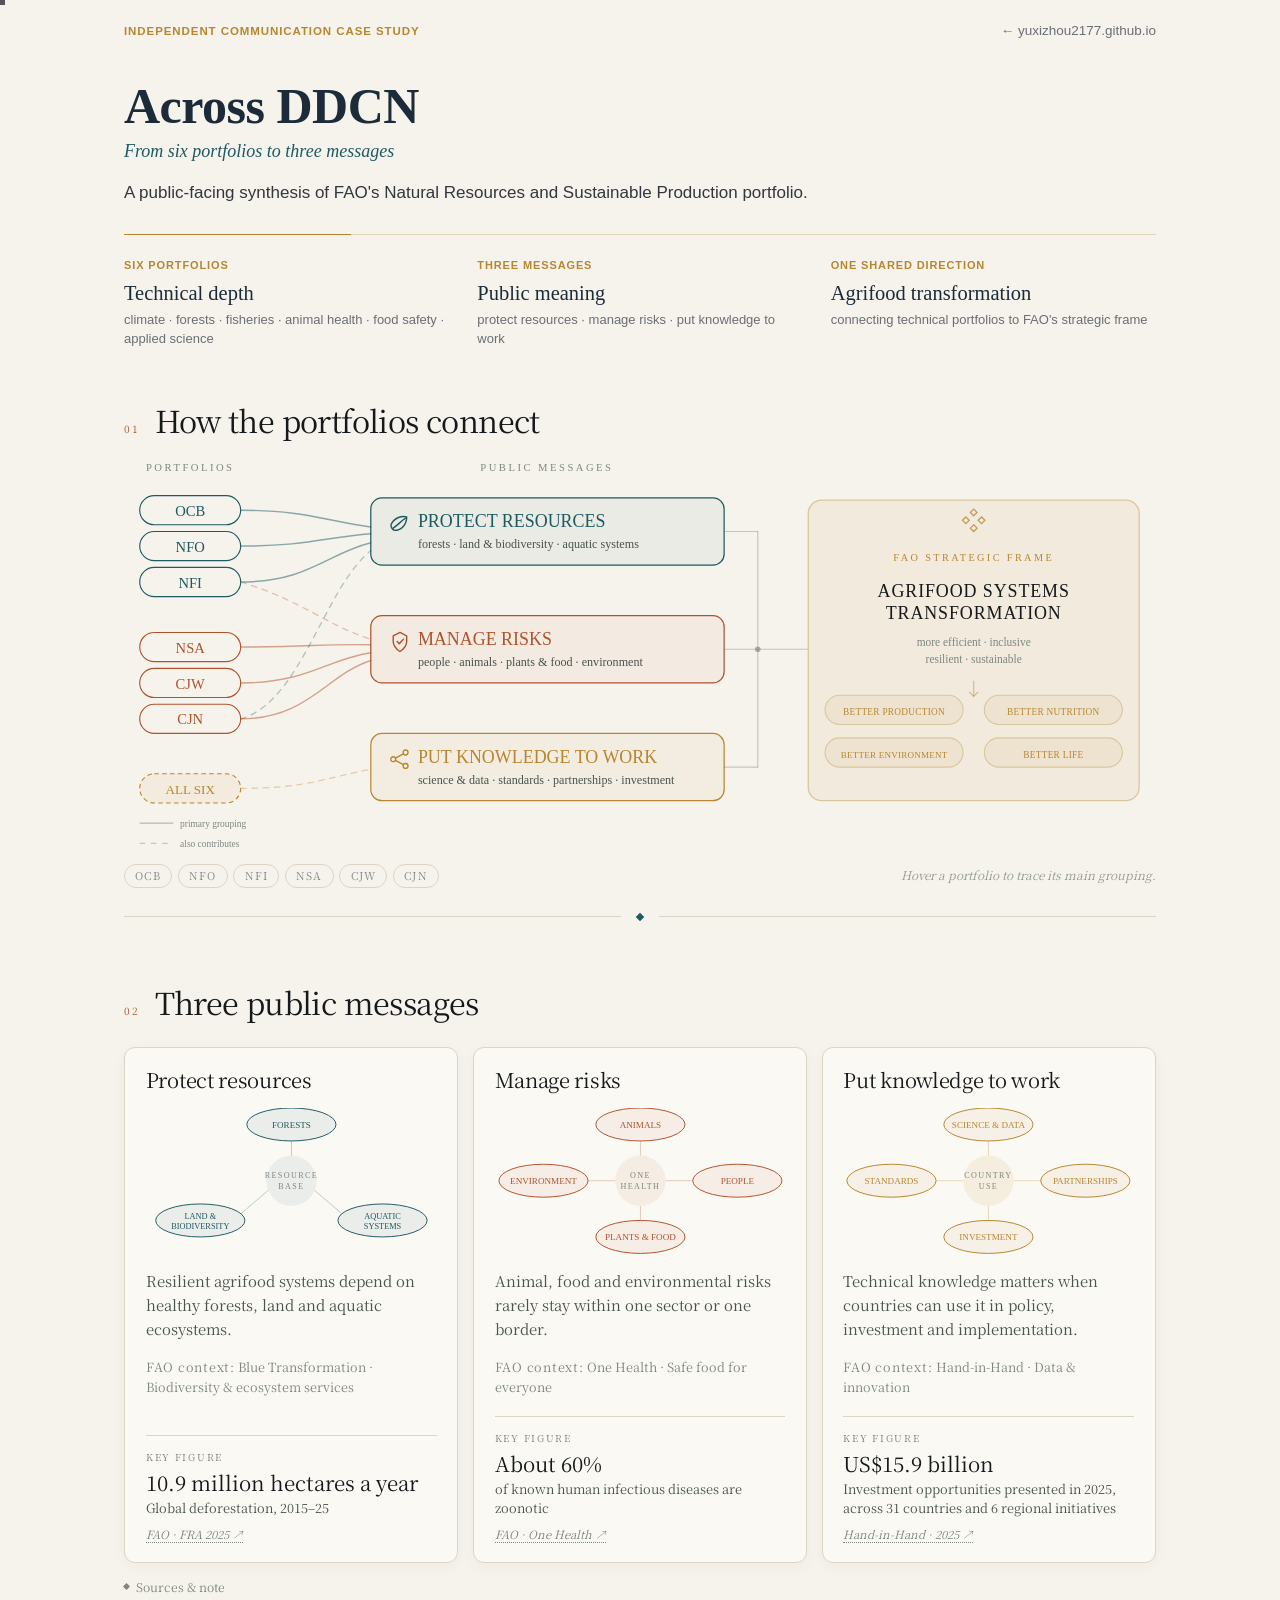
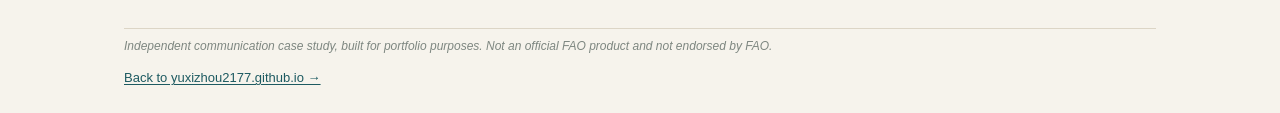
<file: across-ddcn/index.html>
<!DOCTYPE html>
<html lang="en">

<head>
  <meta charset="UTF-8" />
  <meta name="viewport" content="width=device-width, initial-scale=1.0" />
  <title>Across DDCN | from six portfolios to three messages</title>
  <meta name="description"
    content="A short public-facing synthesis of FAO's DDCN portfolios for policymakers, partners and media." />
  <meta property="og:title" content="Across DDCN" />
  <meta property="og:description" content="From six portfolios to three messages." />
  <link rel="icon" type="image/png" href="https://yuxizhou2177.github.io/favicon.png" />
  <link rel="apple-touch-icon" href="https://yuxizhou2177.github.io/apple-touch-icon.png" />
  <link href="https://fonts.googleapis.com/css2?family=Noto+Serif+SC:wght@300;400;500&display=swap" rel="stylesheet" />

  <!-- Google tag (gtag.js) -->
  <script async src="https://www.googletagmanager.com/gtag/js?id=G-EGJ2X4MSQ9"></script>
  <script>
    window.dataLayer = window.dataLayer || [];
    function gtag() {dataLayer.push(arguments);}
    gtag('js', new Date());
    gtag('config', 'G-EGJ2X4MSQ9');
  </script>

  <style>
    :root {
      --paper: #F6F3EC;
      --card: #FBF9F4;
      --ink: #16191B;
      --ink-mid: #49534F;
      --ink-soft: #7E8781;
      --rule: #DCD5C6;
      --sea: #1D5A61;
      --clay: #B0532C;
      --ochre: #B8862F;
      --serif: Constantia, "Palatino Linotype", Palatino, "Book Antiqua", Georgia, 'Noto Serif SC', serif;
      --maxw: 1080px;
    }

    * {
      margin: 0;
      padding: 0;
      box-sizing: border-box
    }

    html {
      scroll-behavior: smooth
    }

    body {
      background: var(--paper);
      color: var(--ink);
      font-family: var(--serif);
      font-size: 17px;
      line-height: 1.6;
      -webkit-font-smoothing: antialiased;
      overflow-x: hidden
    }

    a {
      color: inherit;
      text-decoration: none
    }

    .wrap {
      width: 100%;
      max-width: 1080px;

      margin: 0 auto;

      padding: 0 24px;
    }

    /* ---------- shared custom cursor ---------- */

    @media (pointer:fine) {

      body,
      a,
      button {
        cursor: none
      }
    }

    .cur {
      position: fixed;
      top: 0;
      left: 0;
      pointer-events: none;
      z-index: 9999
    }

    .cur-core {
      width: 5px;
      height: 5px;
      background: var(--ink);
      opacity: .72;
      transition: background .3s
    }

    .cur-frame {
      width: 24px;
      height: 24px;
      border: 1px solid var(--ink);
      animation: glim 3.4s ease-in-out infinite;
      transition: width .35s cubic-bezier(.22, 1, .36, 1), height .35s cubic-bezier(.22, 1, .36, 1), border-color .3s
    }

    @keyframes glim {

      0%,
      100% {
        opacity: .14
      }

      50% {
        opacity: .4
      }
    }

    .cur-frame.grow {
      animation: none;
      opacity: .6;
      width: 40px;
      height: 40px;
      border-color: var(--clay)
    }

    .cur-core.grow {
      background: var(--clay)
    }

    @media(max-width:900px) {
      .cur {
        display: none
      }

      body,
      a,
      button {
        cursor: auto
      }
    }

    /* ---------- top bar ---------- */

    .topbar {
      padding: 20px 0 0;
    }

    .topbar .wrap {
      display: flex;
      align-items: baseline;
      justify-content: space-between;
      gap: 16px;
      flex-wrap: wrap;
    }

    .topbar a {
      color: #6B6E75;
      text-decoration: none;
      font-family: Calibri, "Segoe UI", Helvetica, Arial, sans-serif;
      font-size: 13.5px;
      border-bottom: 1px solid transparent;
    }

    .topbar a:hover {
      border-bottom-color: #6B6E75;
    }

    .kicker {
      font-family: Calibri, "Segoe UI", Helvetica, Arial, sans-serif;
      font-size: 11.5px;
      letter-spacing: .08em;
      text-transform: uppercase;
      color: #B8862F;
      font-weight: 600;
    }


    /* ---------- hero ---------- */

    .hero {
      padding: 22px 0 30px;
    }

    .hero h1 {
      font-family: Georgia, "Iowan Old Style", "Palatino Linotype", serif;
      font-weight: 700;
      color: #1C2B3A;

      font-size: clamp(34px, 4.6vw, 50px);
      line-height: 1.1;

      margin: 14px 0 6px;
      letter-spacing: -0.01em;
    }

    .hero .sub {
      font-family: Georgia, "Iowan Old Style", "Palatino Linotype", serif;
      font-style: italic;
      color: #1D5A61;

      font-size: 18px;
      line-height: 1.3;

      margin: 0 0 16px;
      max-width: none;
    }

    .hero .sub2 {
      font-family: Calibri, "Segoe UI", Helvetica, Arial, sans-serif;
      font-size: 17px;
      line-height: 1.6;
      color: #33363C;
      max-width: 780px;
      margin: 0;
    }

    /* ---------- hero story strip: gold line + staggered reveal ---------- */
    .hero-flow {
      display: grid;
      grid-template-columns: repeat(3, 1fr);
      gap: 28px;
      margin-top: 28px;
      padding-top: 22px;
      border-top: 1px solid rgba(184, 134, 47, .28);
      position: relative;
    }

    .hero-flow::before {
      content: "";
      position: absolute;
      left: 0;
      top: -1px;
      width: 22%;
      height: 1px;
      background: var(--ochre);
      transform: scaleX(0);
      transform-origin: left center;
      transition: transform 1.45s cubic-bezier(.22, 1, .36, 1);
    }

    .hero-flow.line-in::before {
      transform: scaleX(1);
    }

    .hero-step {
      opacity: 0;
      transform: translateY(10px);
      transition: opacity .65s cubic-bezier(.22, 1, .36, 1), transform .65s cubic-bezier(.22, 1, .36, 1);
    }

    .hero-flow.line-in .hero-step {
      opacity: 1;
      transform: translateY(0);
    }

    .hero-flow.line-in .hero-step:nth-child(1) {
      transition-delay: .16s
    }

    .hero-flow.line-in .hero-step:nth-child(2) {
      transition-delay: .32s
    }

    .hero-flow.line-in .hero-step:nth-child(3) {
      transition-delay: .48s
    }

    .hero-step-label {
      font-family: Calibri, "Segoe UI", Helvetica, Arial, sans-serif;
      font-size: 11px;
      letter-spacing: .08em;
      text-transform: uppercase;
      color: var(--ochre);
      font-weight: 700;
      margin: 0 0 7px;
    }

    .hero-step-title {
      font-family: Georgia, "Iowan Old Style", "Palatino Linotype", serif;
      color: #1C2B3A;
      font-size: 1.28rem;
      line-height: 1.15;
      margin: 0 0 6px;
    }

    .hero-step-cap {
      font-family: Calibri, "Segoe UI", Helvetica, Arial, sans-serif;
      color: #6B6E75;
      font-size: 13px;
      line-height: 1.4;
      margin: 0;
    }

    @media(max-width:640px) {
      .hero-flow {
        grid-template-columns: 1fr;
        gap: 16px;
      }
    }

    /* 01: deliberately tighter than the other sections */
    #map {
      padding: 18px 0 26px;
    }

    #map .sechead {
      margin-bottom: .55rem;
    }

    #map .capline {
      margin-top: .45rem;
    }

    .audline {
      margin-top: 1rem;
      font-size: .75rem;
      letter-spacing: .14em;
      color: var(--ink-soft)
    }

    .orn {
      max-width: 1080px;
      margin: 0 auto;

      display: flex;
      align-items: center;
      gap: 1rem;

      padding: 0 24px;
    }

    .orn::before,
    .orn::after {
      content: '';
      flex: 1;
      height: 1px;
      background: var(--rule)
    }

    .orn i {
      width: 6px;
      height: 6px;
      transform: rotate(45deg);
      background: var(--clay);
      flex-shrink: 0
    }

    .orn.s i {
      background: var(--sea)
    }

    section {
      padding: clamp(2.6rem, 6.5vh, 4rem) 0
    }

    #messages {
      padding-bottom: 1.35rem;
    }

    .sechead {
      display: flex;
      align-items: baseline;
      gap: .9rem;
      flex-wrap: wrap;
      margin-bottom: 1.3rem
    }

    .sechead h2 {
      font-weight: 400;
      font-size: clamp(1.4rem, 3vw, 1.9rem);
      letter-spacing: -.02em
    }

    .sechead .num {
      font-size: .64rem;
      letter-spacing: .2em;
      color: var(--clay)
    }

    /* 图 */
    .diagram svg {
      width: 100%;
      height: auto;
      display: block
    }

    .link {
      transition: stroke-opacity .3s, stroke-width .3s
    }

    .link.dim {
      stroke-opacity: .07
    }

    .link.lit {
      stroke-opacity: 1;
      stroke-width: 2.3
    }

    .node {
      transition: opacity .3s
    }

    .node.dim {
      opacity: .2
    }

    .capline {
      display: flex;
      align-items: center;
      justify-content: space-between;
      gap: 1rem;
      flex-wrap: wrap;
      margin-top: .8rem
    }

    .pillrow {
      display: flex;
      gap: .35rem;
      flex-wrap: wrap
    }

    .pcode {
      font-size: .67rem;
      letter-spacing: .1em;
      padding: .2rem .65rem;
      border-radius: 999px;
      border: 1px solid var(--rule);
      color: var(--ink-soft);
      background: transparent;
      transition: all .25s;
      font-family: var(--serif)
    }

    .pcode:hover {
      border-color: var(--sea);
      color: var(--sea)
    }

    .diaghint {
      font-size: .74rem;
      color: var(--ink-soft);
      font-style: italic;
      opacity: .8;
      min-height: 1.3em;
      transition: color .25s, opacity .25s;
      text-align: right;
      flex: 1
    }

    .diaghint.on {
      font-style: normal;
      opacity: 1;
      letter-spacing: .01em
    }

    .diaghint.g-sea {
      color: var(--sea)
    }

    .diaghint.g-clay {
      color: var(--clay)
    }

    .diaghint.g-och {
      color: var(--ochre)
    }

    .diaghint b {
      font-weight: 400;
      letter-spacing: .06em
    }

    .diaghint i {
      display: block;
      font-style: italic;
      opacity: .7;
      font-size: .94em;
      margin-top: .1rem
    }

    .stacked {
      display: none
    }

    .stk {
      border-left: 2px solid var(--rule);
      padding: .2rem 0 .2rem .9rem;
      margin-bottom: .9rem
    }

    .stk h4 {
      font-weight: 400;
      font-size: .95rem;
      margin-bottom: .15rem
    }

    .stk .codes {
      font-size: .78rem;
      color: var(--ink-soft)
    }

    .stk.b1 {
      border-color: var(--sea)
    }

    .stk.b2 {
      border-color: var(--clay)
    }

    .stk.b3 {
      border-color: var(--ochre)
    }

    @media(max-width:800px) {
      .diagram svg {
        display: none
      }

      .stacked {
        display: block
      }
    }

    /* 卡 */
    .cards {
      display: grid;
      grid-template-columns: repeat(3, 1fr);
      gap: .9rem
    }

    @media(max-width:960px) {
      .cards {
        grid-template-columns: 1fr
      }
    }

    .mcard {
      background: var(--card);
      border: 1px solid var(--rule);
      border-radius: 11px;
      box-shadow: 0 4px 14px rgba(60, 50, 35, .04);
      padding: 1.25rem 1.3rem 1.2rem;
      display: flex;
      flex-direction: column;
      position: relative;
      transition: border-color .3s
    }

    .mcard:hover {
      border-color: var(--ca)
    }

    .m1 {
      --ca: var(--sea)
    }

    .m2 {
      --ca: var(--clay)
    }

    .m3 {
      --ca: var(--ochre)
    }

    .mtop {
      display: flex;
      justify-content: space-between;
      align-items: flex-start;
      margin-bottom: .4rem
    }

    .mcard .idx {
      font-size: .63rem;
      letter-spacing: .2em;
      color: var(--ca)
    }

    .mcard h3 {
      font-weight: 400;
      font-size: 1.26rem;
      line-height: 1.22;
      letter-spacing: -.015em;
      margin-bottom: .85rem
    }

    .mviz {
      margin: .1rem 0 .95rem
    }

    .mviz svg {
      width: 100%;
      height: auto;
      display: block
    }

    .mcard .one {
      font-size: .93rem;
      color: var(--ink-mid);
      line-height: 1.62;
      margin-bottom: 1rem
    }

    .ctx {
      font-size: .79rem;
      color: var(--ink-soft);
      line-height: 1.6;
      margin-bottom: 1.15rem
    }

    .ctx b {
      font-weight: 400;
      color: var(--ink-soft);
      letter-spacing: .06em
    }

    .ev {
      margin-top: auto;
      border-top: 1px solid var(--rule);
      padding-top: .85rem
    }

    .ev .k {
      font-size: .6rem;
      letter-spacing: .18em;
      text-transform: uppercase;
      color: var(--ink-soft);
      display: block;
      margin-bottom: .3rem
    }

    .ev .n {
      font-size: 1.28rem;
      line-height: 1.25;
      color: var(--ink)
    }

    .ev .d {
      font-size: .8rem;
      color: var(--ink-mid);
      margin-top: .15rem;
      line-height: 1.5
    }

    .ev .s {
      font-size: .71rem;
      color: var(--ink-soft);
      font-style: italic;
      margin-top: .5rem;
      display: block
    }

    .ev .s a {
      border-bottom: 1px dotted var(--ink-soft);
      transition: color .2s, border-color .2s
    }

    .ev .s a:hover {
      color: var(--ca);
      border-color: var(--ca)
    }


    /* Notes */
    .notes {
      padding-top: 0;
      margin-top: .85rem;
    }

    .notes summary {
      list-style: none;
      cursor: pointer;
      display: flex;
      align-items: center;
      gap: .45rem;
      font-size: .76rem;
      color: var(--ink-soft);
      transition: color .2s;
    }

    .notes summary::-webkit-details-marker {
      display: none
    }

    .notes summary:hover {
      color: var(--ink)
    }

    .notes summary i {
      width: 5px;
      height: 5px;
      background: var(--ink-soft);
      transform: rotate(45deg);
      transition: transform .4s
    }

    .notes[open] summary i {
      transform: rotate(225deg)
    }

    .notes .nbody {
      margin-top: .7rem;
      font-size: .83rem;
      color: var(--ink-mid);
      max-width: 46rem;
      line-height: 1.6
    }

    .notes .nbody span {
      display: block;
      margin-top: .45rem;
      font-size: .76rem;
      color: var(--ink-soft);
      font-style: italic
    }

    /* ---------- footer: matched to Beyond the Record ---------- */
    footer {
      padding: 10px 0 24px;
      font-family: Calibri, "Segoe UI", Helvetica, Arial, sans-serif;
    }

    footer .disclaimer {
      font-size: 12px;
      color: var(--ink-soft);
      font-style: italic;
      padding-top: 8px;
      border-top: 1px solid var(--rule);
      margin: 0 0 12px;
    }

    footer .back {
      font-size: 13px;
    }

    footer a {
      color: var(--sea);
      text-decoration: underline;
      text-underline-offset: 2px;
    }

    .rev {
      opacity: 0;
      transform: translateY(14px);
      transition: opacity .7s cubic-bezier(.22, 1, .36, 1), transform .7s cubic-bezier(.22, 1, .36, 1)
    }

    .rev.in {
      opacity: 1;
      transform: none
    }
  </style>
</head>

<body>

  <!-- ===== TOP BAR ===== -->

  <div class="topbar">
    <div class="wrap">
      <span class="kicker">Independent communication case study</span>

      <a href="https://yuxizhou2177.github.io/">
        ← yuxizhou2177.github.io
      </a>
    </div>
  </div>

  <!-- ===== HERO ===== -->

  <header class="hero">
    <div class="wrap">

      <h1>Across DDCN</h1>

      <p class="sub">
        From six portfolios to three messages
      </p>

      <p class="sub2">
        A public-facing synthesis of FAO's Natural Resources and Sustainable Production
        portfolio.
      </p>

      <div class="hero-flow" id="heroFlow"
        aria-label="From six technical portfolios to three public messages and one shared direction">
        <div class="hero-step">
          <p class="hero-step-label">Six portfolios</p>
          <p class="hero-step-title">Technical depth</p>
          <p class="hero-step-cap">climate · forests · fisheries · animal health · food safety · applied science</p>
        </div>
        <div class="hero-step">
          <p class="hero-step-label">Three messages</p>
          <p class="hero-step-title">Public meaning</p>
          <p class="hero-step-cap">protect resources · manage risks · put knowledge to work</p>
        </div>
        <div class="hero-step">
          <p class="hero-step-label">One shared direction</p>
          <p class="hero-step-title">Agrifood transformation</p>
          <p class="hero-step-cap">connecting technical portfolios to FAO's strategic frame</p>
        </div>
      </div>

    </div>
  </header>

  <!-- ══════ 01 ══════ -->
  <section id="map">
    <div class="wrap">
      <div class="sechead rev"><span class="num">01</span>
        <h2>How the portfolios connect</h2>
      </div>

      <div class="diagram rev">
        <svg viewBox="0 0 920 360" role="img"
          aria-label="Six FAO technical portfolios grouped into three public messages, with dashed lines marking secondary contributions, all converging on FAO's agrifood systems transformation frame and the Four Betters.">

          <text x="59" y="16" text-anchor="middle" font-family="Constantia,Georgia,serif" font-size="9.5"
            letter-spacing="2.2" fill="#7E8781">PORTFOLIOS</text>
          <text x="377" y="16" text-anchor="middle" font-family="Constantia,Georgia,serif" font-size="9.5"
            letter-spacing="2.2" fill="#7E8781">PUBLIC MESSAGES</text>

          <g id="pills">
            <g class="node" data-c="OCB">
              <rect x="14" y="38" width="90" height="26" rx="13" fill="none" stroke="#1D5A61" />
              <text x="59" y="56" text-anchor="middle" font-family="Constantia,Georgia,serif" font-size="13"
                fill="#1D5A61">OCB</text>
            </g>
            <g class="node" data-c="NFO">
              <rect x="14" y="70" width="90" height="26" rx="13" fill="none" stroke="#1D5A61" />
              <text x="59" y="88" text-anchor="middle" font-family="Constantia,Georgia,serif" font-size="13"
                fill="#1D5A61">NFO</text>
            </g>
            <g class="node" data-c="NFI">
              <rect x="14" y="102" width="90" height="26" rx="13" fill="none" stroke="#1D5A61" />
              <text x="59" y="120" text-anchor="middle" font-family="Constantia,Georgia,serif" font-size="13"
                fill="#1D5A61">NFI</text>
            </g>
            <g class="node" data-c="NSA">
              <rect x="14" y="160" width="90" height="26" rx="13" fill="none" stroke="#B0532C" />
              <text x="59" y="178" text-anchor="middle" font-family="Constantia,Georgia,serif" font-size="13"
                fill="#B0532C">NSA</text>
            </g>
            <g class="node" data-c="CJW">
              <rect x="14" y="192" width="90" height="26" rx="13" fill="none" stroke="#B0532C" />
              <text x="59" y="210" text-anchor="middle" font-family="Constantia,Georgia,serif" font-size="13"
                fill="#B0532C">CJW</text>
            </g>
            <g class="node" data-c="CJN">
              <rect x="14" y="224" width="90" height="26" rx="13" fill="none" stroke="#B0532C" />
              <text x="59" y="242" text-anchor="middle" font-family="Constantia,Georgia,serif" font-size="13"
                fill="#B0532C">CJN</text>
            </g>
            <g class="node" data-c="ALL">
              <rect x="14" y="286" width="90" height="26" rx="13" fill="rgba(184,134,47,.07)" stroke="#B8862F"
                stroke-dasharray="4 3" />
              <text x="59" y="304" text-anchor="middle" font-family="Constantia,Georgia,serif" font-size="11.7"
                fill="#B8862F">ALL SIX</text>
            </g>
          </g>

          <g fill="none" stroke-linecap="round">
            <path class="link" data-c="OCB" d="M104,51 C160,51 178,60 220,66" stroke="#1D5A61" stroke-width="1.3"
              stroke-opacity=".5" />
            <path class="link" data-c="NFO" d="M104,83 C164,83 180,75 220,72" stroke="#1D5A61" stroke-width="1.3"
              stroke-opacity=".5" />
            <path class="link" data-c="NFI" d="M104,115 C164,115 180,90 220,80" stroke="#1D5A61" stroke-width="1.3"
              stroke-opacity=".5" />
            <path class="link" data-c="NSA" d="M104,173 C164,173 180,170 220,171" stroke="#B0532C" stroke-width="1.3"
              stroke-opacity=".5" />
            <path class="link" data-c="CJW" d="M104,205 C164,205 180,184 220,178" stroke="#B0532C" stroke-width="1.3"
              stroke-opacity=".5" />
            <path class="link" data-c="CJN" d="M104,237 C164,237 180,198 220,185" stroke="#B0532C" stroke-width="1.3"
              stroke-opacity=".5" />
            <path class="link secondary" data-c="NFI" d="M104,115 C160,132 181,154 220,166" stroke="#B0532C"
              stroke-width="1.2" stroke-opacity=".32" stroke-dasharray="5 5" />
            <path class="link secondary" data-c="CJN" d="M104,237 C158,222 178,121 220,87" stroke="#1D5A61"
              stroke-width="1.2" stroke-opacity=".32" stroke-dasharray="5 5" />
            <path class="link secondary" data-c="ALL" d="M104,299 C164,299 181,289 220,282" stroke="#B8862F"
              stroke-width="1.2" stroke-opacity=".35" stroke-dasharray="5 5" />
          </g>

          <g font-family="Constantia,Georgia,serif" font-size="8.4" fill="#7E8781">
            <path d="M14,330 L44,330" stroke="#7E8781" stroke-width="1.2" stroke-opacity=".55" fill="none" />
            <text x="50" y="333">primary grouping</text>
            <path d="M14,348 L44,348" stroke="#7E8781" stroke-width="1.1" stroke-opacity=".4" stroke-dasharray="5 5"
              fill="none" />
            <text x="50" y="351">also contributes</text>
          </g>

          <g class="node" data-frame="m1">
            <rect x="220" y="40" width="315" height="60" rx="10" fill="rgba(29,90,97,.055)" stroke="#1D5A61"
              stroke-width="1.1" />

            <!-- leaf icon -->
            <g transform="translate(238 56)" fill="none" stroke="#1D5A61" stroke-width="1.25" stroke-linecap="round"
              stroke-linejoin="round">
              <path d="M0 8 C3 1, 10 0, 14 1 C14 7, 10 13, 3 13 C1 12, 0 10, 0 8 Z" />
              <path d="M2 11 C6 8, 9 5, 13 2" />
            </g>

            <text x="262" y="66" font-family="Constantia,Georgia,serif" font-size="16" fill="#1D5A61">PROTECT
              RESOURCES</text>

            <text x="262" y="85" font-family="Constantia,Georgia,serif" font-size="10.8" fill="#49534F">
              forests · land &amp; biodiversity · aquatic systems
            </text>
          </g>

          <g class="node" data-frame="m2">
            <rect x="220" y="145" width="315" height="60" rx="10" fill="rgba(176,83,44,.055)" stroke="#B0532C"
              stroke-width="1.1" />

            <!-- shield icon -->
            <g transform="translate(239 160)" fill="none" stroke="#B0532C" stroke-width="1.25" stroke-linecap="round"
              stroke-linejoin="round">
              <path d="M7 0 L13 3 V8 C13 12 10 15 7 17 C4 15 1 12 1 8 V3 Z" />
              <path d="M4.5 8 L6.4 10 L10 6" />
            </g>

            <text x="262" y="171" font-family="Constantia,Georgia,serif" font-size="16" fill="#B0532C">MANAGE
              RISKS</text>

            <text x="262" y="190" font-family="Constantia,Georgia,serif" font-size="10.8" fill="#49534F">
              people · animals · plants &amp; food · environment
            </text>
          </g>

          <g class="node" data-frame="m3">
            <rect x="220" y="250" width="315" height="60" rx="10" fill="rgba(184,134,47,.055)" stroke="#B8862F"
              stroke-width="1.1" />

            <!-- connected knowledge icon -->
            <g transform="translate(238 265)" fill="none" stroke="#B8862F" stroke-width="1.2" stroke-linecap="round">
              <circle cx="2" cy="8" r="2.2" />
              <circle cx="13" cy="2" r="2.2" />
              <circle cx="13" cy="14" r="2.2" />
              <path d="M4 7 L11 3.2" />
              <path d="M4 9 L11 12.8" />
            </g>

            <text x="262" y="276" font-family="Constantia,Georgia,serif" font-size="16" fill="#B8862F">PUT KNOWLEDGE TO
              WORK</text>

            <text x="262" y="295" font-family="Constantia,Georgia,serif" font-size="10.8" fill="#49534F">
              science &amp; data · standards · partnerships · investment
            </text>
          </g>

          <g fill="none" stroke="#7E8781" stroke-width="1" stroke-opacity=".42" stroke-linecap="round">
            <path d="M535,70 L565,70" />
            <path d="M535,175 L565,175" />
            <path d="M535,280 L565,280" />
            <path d="M565,70 L565,280" />
            <path d="M565,175 L610,175" />
          </g>
          <circle cx="565" cy="175" r="2.5" fill="#7E8781" fill-opacity=".65" />

          <rect x="610" y="42" width="295" height="268" rx="12" fill="rgba(184,134,47,.08)" stroke="#D8C79D"
            stroke-width="1.15" />
          <g font-family="Constantia,Georgia,serif" text-anchor="middle">
            <!-- Four Betters symbol -->
            <g transform="translate(757.5 57)" fill="none" stroke="#B8862F" stroke-width="1.15" opacity=".78">
              <polygon points="0,-7 3,-4 0,-1 -3,-4" />
              <polygon points="7,0 10,3 7,6 4,3" />
              <polygon points="0,7 3,10 0,13 -3,10" />
              <polygon points="-7,0 -4,3 -7,6 -10,3" />
            </g>
            <text x="757.5" y="96" font-size="9.2" letter-spacing="2.1" fill="#B8862F">
              FAO STRATEGIC FRAME
            </text>

            <text x="757.5" y="128" font-size="16" letter-spacing=".8" fill="#16191B">
              AGRIFOOD SYSTEMS
            </text>

            <text x="757.5" y="148" font-size="16" letter-spacing=".8" fill="#16191B">
              TRANSFORMATION
            </text>

            <text x="757.5" y="172" font-size="10.2" fill="#7E8781">
              more efficient · inclusive
            </text>

            <text x="757.5" y="187" font-size="10.2" fill="#7E8781">
              resilient · sustainable
            </text>
            <path d="M757.5,203 L757.5,217" stroke="#B8862F" stroke-width="1" stroke-opacity=".5" fill="none" />

            <path d="M753.5,213 L757.5,217 L761.5,213" stroke="#B8862F" stroke-width="1" stroke-opacity=".5"
              fill="none" />

            <rect x="625" y="216" width="123" height="26" rx="13" fill="rgba(184,134,47,.07)" stroke="#D8C79D" />
            <rect x="767" y="216" width="123" height="26" rx="13" fill="rgba(184,134,47,.07)" stroke="#D8C79D" />
            <rect x="625" y="254" width="123" height="26" rx="13" fill="rgba(184,134,47,.07)" stroke="#D8C79D" />
            <rect x="767" y="254" width="123" height="26" rx="13" fill="rgba(184,134,47,.07)" stroke="#D8C79D" />

            <text x="686.5" y="233.5" font-size="8.3" letter-spacing=".25" fill="#B8862F">BETTER PRODUCTION</text>
            <text x="828.5" y="233.5" font-size="8.3" letter-spacing=".25" fill="#B8862F">BETTER NUTRITION</text>
            <text x="686.5" y="271.5" font-size="8.1" letter-spacing=".18" fill="#B8862F">BETTER ENVIRONMENT</text>
            <text x="828.5" y="271.5" font-size="8.3" letter-spacing=".25" fill="#B8862F">BETTER LIFE</text>
          </g>
        </svg>

        <div class="stacked">
          <div class="stk b1">
            <h4>01 · Protect resources</h4>
            <div class="codes">OCB · NFO · NFI</div>
          </div>
          <div class="stk b2">
            <h4>02 · Manage risks</h4>
            <div class="codes">NSA · CJW · CJN</div>
          </div>
          <div class="stk b3">
            <h4>03 · Put knowledge to work</h4>
            <div class="codes">all six portfolios</div>
          </div>
          <div class="stk">
            <h4>FAO strategic context</h4>
            <div class="codes">Agrifood systems transformation — more efficient, inclusive, resilient, sustainable ·
              Better Production · Better Nutrition · Better Environment · Better Life</div>
          </div>
        </div>

        <div class="capline">
          <div class="pillrow">
            <button class="pcode" data-c="OCB">OCB</button><button class="pcode" data-c="NFO">NFO</button>
            <button class="pcode" data-c="NFI">NFI</button><button class="pcode" data-c="NSA">NSA</button>
            <button class="pcode" data-c="CJW">CJW</button><button class="pcode" data-c="CJN">CJN</button>
          </div>
          <span class="diaghint" id="cap" data-default="Hover a portfolio to trace its main grouping.">Hover a portfolio
            to trace its main grouping.</span>
        </div>
      </div>
    </div>
  </section>

  <div class="orn s" aria-hidden="true"><i></i></div>

  <!-- ══════ 02 ══════ -->
  <section id="messages">
    <div class="wrap">
      <div class="sechead rev"><span class="num">02</span>
        <h2>Three public messages</h2>
      </div>

      <div class="cards">

        <!-- 01 -->
        <article class="mcard m1 rev">
          <h3>Protect resources</h3>
          <div class="mviz">
            <svg viewBox="0 0 300 150"
              aria-label="Forests, land and biodiversity, and aquatic systems connected to a shared resource base.">
              <g stroke="#1D5A61" stroke-width="1" stroke-opacity=".3" fill="none">
                <path d="M150,49 L150,34" />
                <path d="M126,85 L98,109" />
                <path d="M174,85 L202,109" />
              </g>
              <circle cx="150" cy="75" r="26" fill="rgba(29,90,97,.07)" stroke="none" />
              <ellipse cx="150" cy="17" rx="46" ry="17" fill="rgba(29,90,97,.07)" stroke="#1D5A61" stroke-width="1" />
              <ellipse cx="56" cy="116" rx="46" ry="17" fill="rgba(29,90,97,.07)" stroke="#1D5A61" stroke-width="1" />
              <ellipse cx="244" cy="116" rx="46" ry="17" fill="rgba(29,90,97,.07)" stroke="#1D5A61" stroke-width="1" />
              <g font-family="Constantia,Georgia,serif" fill="#1D5A61" text-anchor="middle">
                <text x="150" y="20.5" font-size="9.4">FORESTS</text>
                <text x="56" y="114" font-size="8.6">LAND &amp;</text>
                <text x="56" y="125" font-size="8.6">BIODIVERSITY</text>
                <text x="244" y="114" font-size="8.6">AQUATIC</text>
                <text x="244" y="125" font-size="8.6">SYSTEMS</text>
                <text x="150" y="72" font-size="8.4" letter-spacing="1.4" fill="#7E8781">RESOURCE</text>
                <text x="150" y="84" font-size="8.4" letter-spacing="1.4" fill="#7E8781">BASE</text>
              </g>
            </svg>
          </div>
          <p class="one">Resilient agrifood systems depend on healthy forests, land and aquatic ecosystems.</p>
          <p class="ctx"><b>FAO context:</b> Blue Transformation · Biodiversity &amp; ecosystem services</p>
          <div class="ev">
            <span class="k">Key figure</span>
            <div class="n">10.9 million hectares a year</div>
            <div class="d">Global deforestation, 2015–25</div>
            <span class="s"><a href="https://www.fao.org/interactive/2025/forest-resources-assessment/en/"
                target="_blank" rel="noopener">FAO · FRA 2025 ↗</a></span>
          </div>
        </article>

        <!-- 02 -->
        <article class="mcard m2 rev">
          <h3>Manage risks</h3>
          <div class="mviz">
            <svg viewBox="0 0 300 150"
              aria-label="People, animals, plants and food, and the environment connected through One Health.">
              <g stroke="#B0532C" stroke-width="1" stroke-opacity=".3" fill="none">
                <path d="M150,49 L150,34" />
                <path d="M124,75 L96,75" />
                <path d="M176,75 L204,75" />
                <path d="M150,101 L150,116" />
              </g>
              <circle cx="150" cy="75" r="26" fill="rgba(176,83,44,.08)" stroke="none" />
              <ellipse cx="150" cy="17" rx="46" ry="17" fill="rgba(176,83,44,.07)" stroke="#B0532C" stroke-width="1" />
              <ellipse cx="50" cy="75" rx="46" ry="17" fill="rgba(176,83,44,.07)" stroke="#B0532C" stroke-width="1" />
              <ellipse cx="250" cy="75" rx="46" ry="17" fill="rgba(176,83,44,.07)" stroke="#B0532C" stroke-width="1" />
              <ellipse cx="150" cy="133" rx="46" ry="17" fill="rgba(176,83,44,.07)" stroke="#B0532C" stroke-width="1" />
              <g font-family="Constantia,Georgia,serif" fill="#B0532C" text-anchor="middle">
                <text x="150" y="20.5" font-size="9.4">ANIMALS</text>
                <text x="50" y="78.5" font-size="9.4">ENVIRONMENT</text>
                <text x="250" y="78.5" font-size="9.4">PEOPLE</text>
                <text x="150" y="136.5" font-size="9.4">PLANTS &amp; FOOD</text>
                <text x="150" y="72" font-size="8.4" letter-spacing="1.4" fill="#7E8781">ONE</text>
                <text x="150" y="84" font-size="8.4" letter-spacing="1.4" fill="#7E8781">HEALTH</text>
              </g>
            </svg>
          </div>
          <p class="one">Animal, food and environmental risks rarely stay within one sector or one border.</p>
          <p class="ctx"><b>FAO context:</b> One Health · Safe food for everyone</p>
          <div class="ev">
            <span class="k">Key figure</span>
            <div class="n">About 60%</div>
            <div class="d">of known human infectious diseases are zoonotic</div>
            <span class="s"><a
                href="https://www.fao.org/americas/news/news-detail/declaracion-conjunta-una-sola-salud/en"
                target="_blank" rel="noopener">FAO · One Health ↗</a></span>
          </div>
        </article>

        <!-- 03 -->
        <article class="mcard m3 rev">
          <h3>Put knowledge to work</h3>
          <div class="mviz">
            <svg viewBox="0 0 300 150"
              aria-label="Science and data, standards, partnerships and investment connected to country use.">
              <g stroke="#B8862F" stroke-width="1" stroke-opacity=".3" fill="none">
                <path d="M150,49 L150,34" />
                <path d="M124,75 L96,75" />
                <path d="M176,75 L204,75" />
                <path d="M150,101 L150,116" />
              </g>
              <circle cx="150" cy="75" r="26" fill="rgba(184,134,47,.1)" stroke="none" />
              <ellipse cx="150" cy="17" rx="46" ry="17" fill="rgba(184,134,47,.07)" stroke="#B8862F" stroke-width="1" />
              <ellipse cx="50" cy="75" rx="46" ry="17" fill="rgba(184,134,47,.07)" stroke="#B8862F" stroke-width="1" />
              <ellipse cx="250" cy="75" rx="46" ry="17" fill="rgba(184,134,47,.07)" stroke="#B8862F" stroke-width="1" />
              <ellipse cx="150" cy="133" rx="46" ry="17" fill="rgba(184,134,47,.07)" stroke="#B8862F"
                stroke-width="1" />
              <g font-family="Constantia,Georgia,serif" fill="#B8862F" text-anchor="middle">
                <text x="150" y="20.5" font-size="9.4">SCIENCE &amp; DATA</text>
                <text x="50" y="78.5" font-size="9.4">STANDARDS</text>
                <text x="250" y="78.5" font-size="9.4">PARTNERSHIPS</text>
                <text x="150" y="136.5" font-size="9.4">INVESTMENT</text>
                <text x="150" y="72" font-size="8.4" letter-spacing="1.4" fill="#7E8781">COUNTRY</text>
                <text x="150" y="84" font-size="8.4" letter-spacing="1.4" fill="#7E8781">USE</text>
              </g>
            </svg>
          </div>
          <p class="one">Technical knowledge matters when countries can use it in policy, investment and implementation.
          </p>
          <p class="ctx"><b>FAO context:</b> Hand-in-Hand · Data &amp; innovation</p>
          <div class="ev">
            <span class="k">Key figure</span>
            <div class="n">US$15.9 billion</div>
            <div class="d">Investment opportunities presented in 2025, across 31 countries and 6 regional initiatives
            </div>
            <span class="s"><a
                href="https://www.fao.org/newsroom/detail/wff-2025--hand-in-hand-investment-forum-pitches--15.9-billion-in-agrifood-opportunities/en"
                target="_blank" rel="noopener">Hand-in-Hand · 2025 ↗</a></span>
          </div>
        </article>

      </div>

      <details class="notes rev">
        <summary><i></i>Sources &amp; note</summary>
        <div class="nbody">
          Built from public FAO material. The three messages are a communication synthesis rather than a
          description of FAO reporting lines. Solid lines show the primary grouping; dashed lines mark
          secondary connections. Figures link to the source cited.
          <span>Independent portfolio exercise. Not an FAO product.</span>
        </div>
      </details>
    </div>
  </section>

  <footer>
    <div class="wrap">
      <p class="disclaimer">Independent communication case study, built for portfolio purposes. Not an official FAO
        product and not endorsed by FAO.</p>
      <p class="back"><a href="https://yuxizhou2177.github.io/">Back to yuxizhou2177.github.io →</a></p>
    </div>
  </footer>

  <div class="cur cur-frame" id="curFrame" aria-hidden="true"></div>
  <div class="cur cur-core" id="curCore" aria-hidden="true"></div>

  <script>
    const heroFlow = document.getElementById('heroFlow');
    if (heroFlow) {
      setTimeout(() => heroFlow.classList.add('line-in'), 520);
    }

    const io = new IntersectionObserver(es => es.forEach(e => {if (e.isIntersecting) e.target.classList.add('in')}),
      {threshold: .1, rootMargin: '0px 0px -40px 0px'});
    document.querySelectorAll('.rev').forEach((el, i) => {el.style.transitionDelay = (Math.min(i, 5) * .06) + 's'; io.observe(el)});
    addEventListener('scroll', () => document.getElementById('nav').classList.toggle('edge', scrollY > 40), {passive: true});

    const NAMES = {
      OCB: ['Office of Climate Change, Biodiversity and Environment', 'g-sea'],
      NFO: ['Forestry Division', 'g-sea'],
      NFI: ['Fisheries and Aquaculture Division', 'g-sea', 'also connects to risks — aquatic biosecurity and One Health'],
      NSA: ['Animal Production and Health Division', 'g-clay'],
      CJW: ['Joint FAO/WHO Centre — Codex Alimentarius and food safety', 'g-clay'],
      CJN: ['Joint FAO/IAEA Centre — nuclear techniques in food and agriculture', 'g-clay', 'also connects to resources — soil, water and plant breeding'],
      ALL: ['All six portfolios contribute', 'g-och']
    };
    const cap = document.getElementById('cap');
    function caption(code) {
      if (!cap) return;
      cap.classList.remove('g-sea', 'g-clay', 'g-och', 'on');
      if (code && NAMES[code]) {
        const extra = NAMES[code][2] ? ' <i>' + NAMES[code][2] + '</i>' : '';
        cap.innerHTML = '<b>' + code + '</b> · ' + NAMES[code][0] + extra;
        cap.classList.add('on', NAMES[code][1]);
      } else {
        cap.textContent = cap.dataset.default;
      }
    }
    const links = [...document.querySelectorAll('.link')], nodes = [...document.querySelectorAll('.node')];
    /* 每个 portfolio 连到哪些 message —— NFI 与 CJN 各有两个 */
    const GOES = {OCB: ['m1'], NFO: ['m1'], NFI: ['m1', 'm2'], NSA: ['m2'], CJW: ['m2'], CJN: ['m2', 'm1'], ALL: ['m3']};
    function lite(code) {
      links.forEach(l => {l.classList.toggle('lit', l.dataset.c === code); l.classList.toggle('dim', !!code && l.dataset.c !== code)});
      const to = code ? (GOES[code] || []) : null;
      nodes.forEach(n => {
        const keep = !code
          ? true
          : (n.dataset.c === code) || (n.dataset.frame && to.includes(n.dataset.frame));
        n.classList.toggle('dim', !keep);
      });
    }
    document.querySelectorAll('.pcode').forEach(b => {
      b.addEventListener('mouseenter', () => {lite(b.dataset.c); caption(b.dataset.c)});
      b.addEventListener('mouseleave', () => {lite(null); caption(null)});
      b.addEventListener('focus', () => {lite(b.dataset.c); caption(b.dataset.c)});
      b.addEventListener('blur', () => {lite(null); caption(null)});
      b.addEventListener('click', () => {lite(b.dataset.c); caption(b.dataset.c)});
    });
    document.querySelectorAll('#pills .node').forEach(n => {
      n.addEventListener('mouseenter', () => {lite(n.dataset.c); caption(n.dataset.c)});
      n.addEventListener('mouseleave', () => {lite(null); caption(null)});
    });


    if (matchMedia('(pointer:fine)').matches) {
      const ring = document.getElementById('curFrame'), dot = document.getElementById('curCore');
      let mx = -100, my = -100, tx = -100, ty = -100, ang = 45;
      addEventListener('mousemove', e => {
        mx = e.clientX; my = e.clientY;
        dot.style.transform = `translate(${mx - dot.offsetWidth / 2}px,${my - dot.offsetHeight / 2}px) rotate(45deg)`;
        const hot = !!e.target.closest('a,button,.mcard,summary');
        ring.classList.toggle('grow', hot); dot.classList.toggle('grow', hot);
      }, {passive: true});
      (function loop() {
        tx += (mx - tx) * .16; ty += (my - ty) * .16; ang += .08;
        ring.style.transform = `translate(${tx - ring.offsetWidth / 2}px,${ty - ring.offsetHeight / 2}px) rotate(${ang}deg)`;
        requestAnimationFrame(loop)
      })();
    }
  </script>
</body>

</html>
</file>
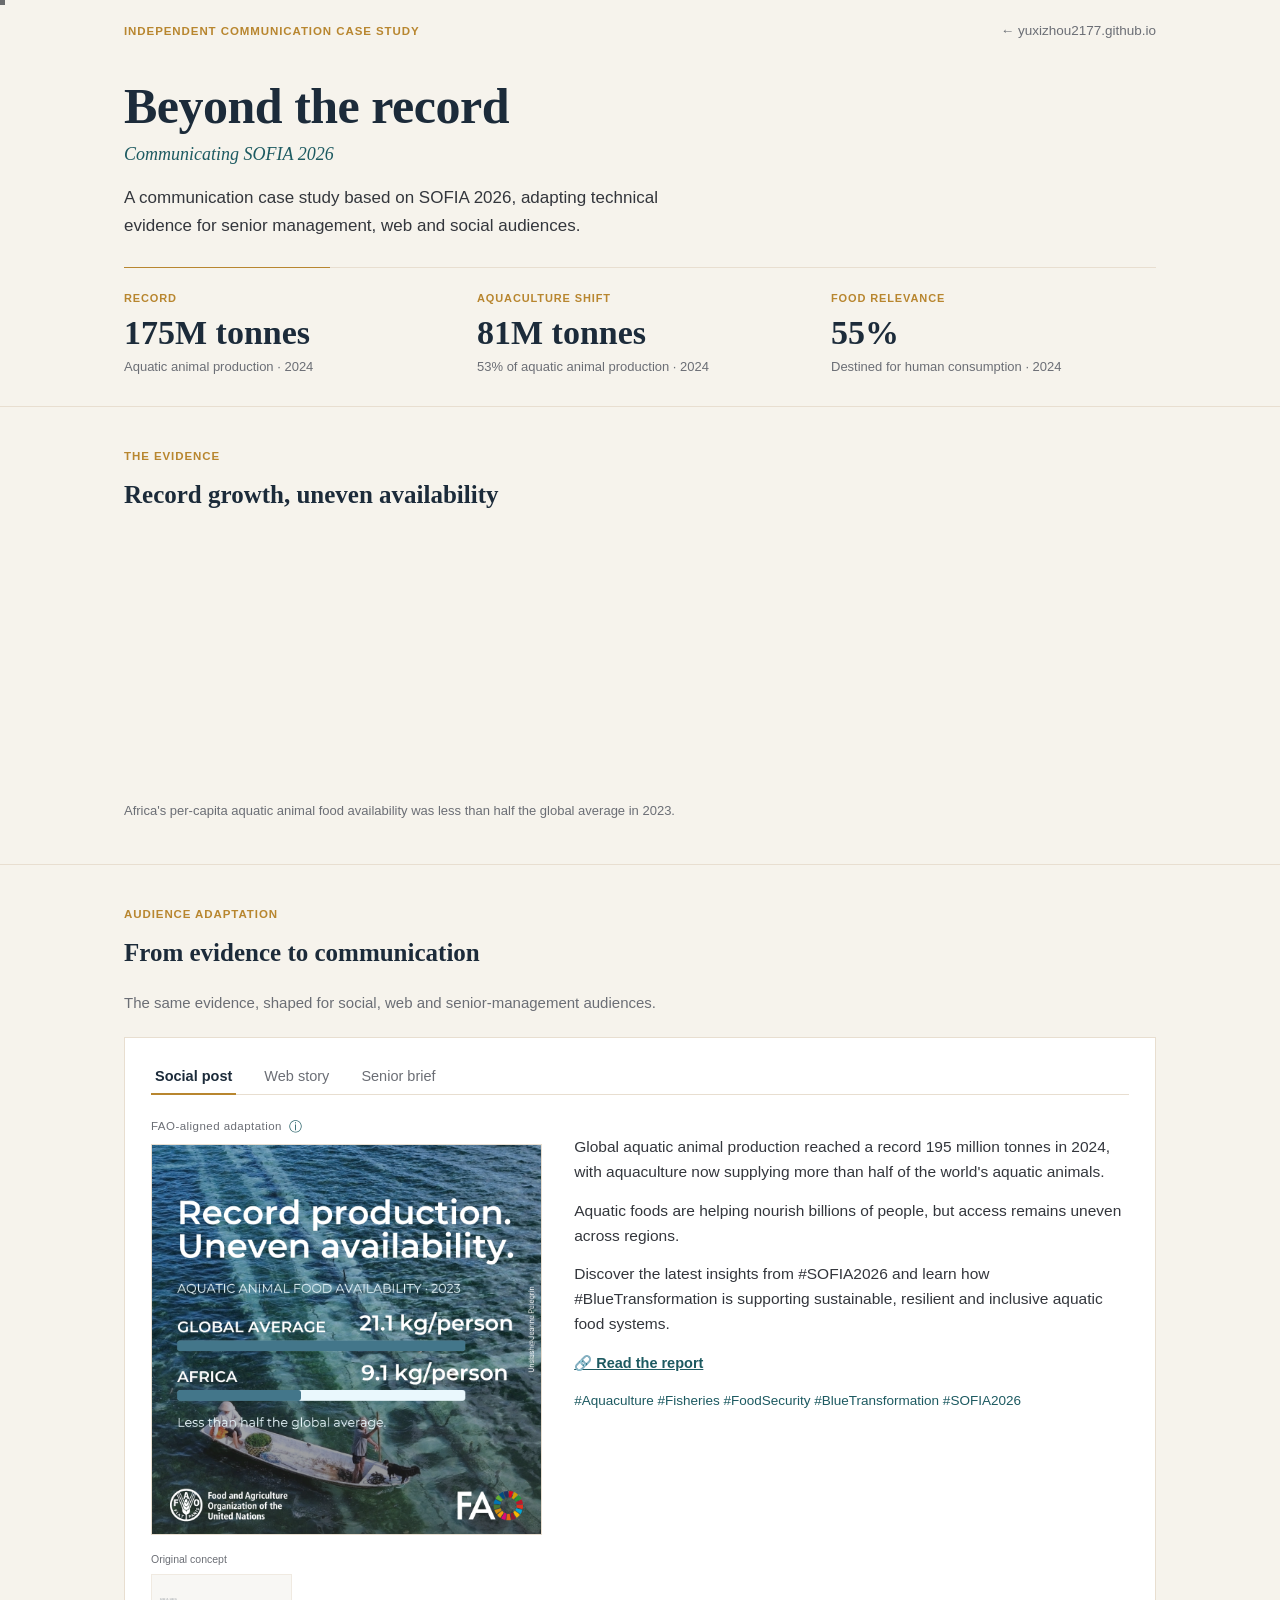
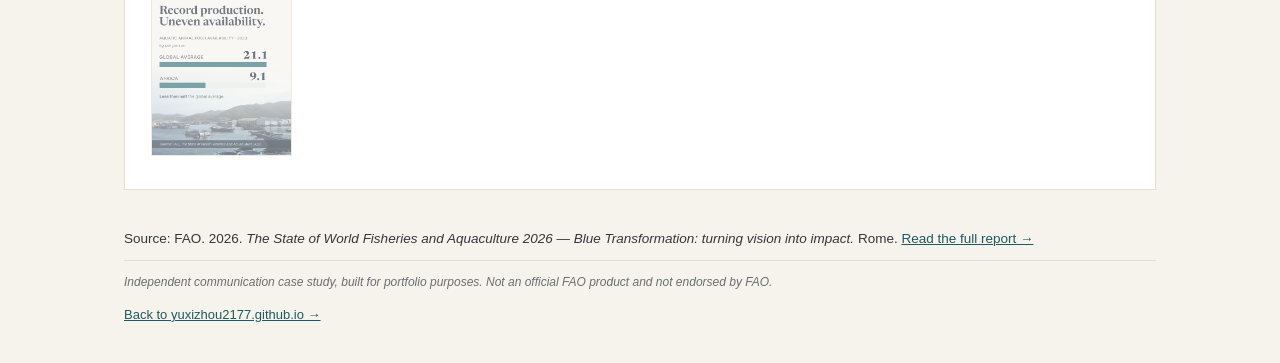
<file: beyond-the-record/index.html>
<!DOCTYPE html>
<html lang="en">

<head>
  <meta charset="UTF-8">
  <meta name="viewport" content="width=device-width, initial-scale=1.0">
  <title>Beyond the Record | Communicating SOFIA 2026</title>
  <meta name="description"
    content="A communication case study based on SOFIA 2026, adapting technical evidence for senior management, web and social audiences.">

  <link rel="icon" type="image/png" href="favicon.png">

  <!-- Google tag (gtag.js) -->
  <script async src="https://www.googletagmanager.com/gtag/js?id=G-EGJ2X4MSQ9"></script>
  <script>
    window.dataLayer = window.dataLayer || [];
    function gtag() {dataLayer.push(arguments);}
    gtag('js', new Date());
    gtag('config', 'G-EGJ2X4MSQ9');
  </script>

  <style>
    :root {
      --navy: #1C2B3A;
      --ink: #33363C;
      --grey: #6B6E75;
      --teal: #1D5A61;
      --gold: #B8862F;
      --line: #E8DED0;
      --paper: #F6F3EC;
      --sea: #E8EFED;
      --card: #FFFFFF;

      --serif: Georgia, 'Iowan Old Style', 'Palatino Linotype', serif;
      --sans: Calibri, 'Segoe UI', -apple-system, BlinkMacSystemFont, Helvetica, Arial, sans-serif;
      --measure: 700px;
      --measure-wide: 1080px;
    }

    * {
      box-sizing: border-box;
    }

    html {
      -webkit-text-size-adjust: 100%;
    }

    body {
      margin: 0;
      background: var(--paper);
      color: var(--ink);
      font-family: var(--sans);
      font-size: 16px;
      line-height: 1.6;
      -webkit-font-smoothing: antialiased;
    }

    a {
      color: var(--teal);
    }

    a:focus-visible,
    button:focus-visible,
    [tabindex]:focus-visible {
      outline: 2px solid var(--teal);
      outline-offset: 3px;
    }

    .wrap-wide {
      max-width: var(--measure-wide);
      margin: 0 auto;
      padding: 0 24px;
    }

    /* ---------- shared custom cursor ---------- */

    @media (pointer: fine) {

      body,
      a,
      button {
        cursor: none;
      }
    }

    .cur {
      position: fixed;
      top: 0;
      left: 0;
      pointer-events: none;
      z-index: 9999;
    }

    .cur-core {
      width: 5px;
      height: 5px;
      background: var(--ink);
      opacity: .72;
      transition: background .3s;
    }

    .cur-frame {
      width: 24px;
      height: 24px;
      border: 1px solid var(--ink);
      animation: cursor-glim 3.4s ease-in-out infinite;

      transition:
        width .35s cubic-bezier(.22, 1, .36, 1),
        height .35s cubic-bezier(.22, 1, .36, 1),
        border-color .3s;
    }

    @keyframes cursor-glim {

      0%,
      100% {
        opacity: .14;
      }

      50% {
        opacity: .4;
      }
    }

    .cur-frame.grow {
      animation: none;
      opacity: .6;
      width: 40px;
      height: 40px;
      border-color: #B0532C;
    }

    .cur-core.grow {
      background: #B0532C;
    }

    @media (max-width: 900px) {
      .cur {
        display: none;
      }

      body,
      a,
      button {
        cursor: auto;
      }
    }

    .rule {
      border: none;
      border-top: 1px solid var(--line);
      margin: 0;
    }

    /* ---------- top bar ---------- */
    .topbar {
      padding: 20px 0 0;
    }

    .topbar .wrap-wide {
      display: flex;
      align-items: baseline;
      justify-content: space-between;
      gap: 16px;
      flex-wrap: wrap;
    }

    .topbar a {
      color: var(--grey);
      text-decoration: none;
      font-size: 13.5px;
      border-bottom: 1px solid transparent;
    }

    .topbar a:hover {
      border-bottom-color: var(--grey);
    }

    .kicker {
      font-size: 11.5px;
      letter-spacing: .08em;
      text-transform: uppercase;
      color: var(--gold);
      font-weight: 600;
    }

    /* ---------- hero (now includes the three signals) ---------- */
    .hero {
      padding: 22px 0 30px;
    }

    .hero h1 {
      font-family: var(--serif);
      font-weight: 700;
      color: var(--navy);
      font-size: clamp(34px, 4.6vw, 50px);
      line-height: 1.1;
      margin: 14px 0 6px;
      letter-spacing: -0.01em;
    }

    .hero .subtitle {
      font-family: var(--serif);
      font-style: italic;
      color: var(--teal);
      font-size: 18px;
      margin: 0 0 16px;
    }

    .hero .lede {
      font-size: 17px;
      color: var(--ink);
      max-width: 58ch;
      margin: 0;
    }

    .signal-row {
      display: grid;
      grid-template-columns: repeat(3, 1fr);

      gap: 28px;

      margin-top: 28px;
      padding-top: 22px;

      border-top: 1px solid #E8DED0;

      position: relative;
    }

    /* short gold line animates over the grey divider */
    .signal-row::before {
      content: "";

      position: absolute;

      left: 0;
      top: -1px;

      width: 20%;
      height: 1px;

      background: var(--gold);

      transform: scaleX(0);
      transform-origin: left center;

      transition:
        transform 1.5s cubic-bezier(.22, 1, .36, 1);
    }


    .signal-row.line-in::before {
      transform: scaleX(1);
    }

    .signal-label {
      font-size: 11px;
      letter-spacing: .08em;
      text-transform: uppercase;
      color: var(--gold);
      font-weight: 700;
      margin: 0 0 8px;
    }

    .signal-num {
      font-family: var(--serif);
      color: var(--navy);
      font-weight: 700;
      font-size: clamp(26px, 3.2vw, 34px);
      line-height: 1;
      margin: 0 0 8px;
    }

    .countup {
      font-variant-numeric: tabular-nums;
    }

    .signal-cap {
      font-size: 13px;
      color: var(--grey);
      line-height: 1.4;
      margin: 0;
    }

    @media (max-width:640px) {
      .signal-row {
        grid-template-columns: 1fr;
        gap: 18px;
      }
    }

    /* ---------- evidence (pale sea wash) ---------- */
    .evidence-section {
      background: var(--paper);
      padding: 40px 0 42px;
      border-top: 1px solid #E8DED0;
      border-bottom: 1px solid #E8DED0;
    }

    .eyebrow {
      font-size: 11.5px;
      letter-spacing: .08em;
      text-transform: uppercase;
      color: var(--gold);
      font-weight: 600;
      margin: 0 0 10px;
    }

    h2 {
      font-family: var(--serif);
      color: var(--navy);
      font-size: 25px;
      margin: 0 0 18px;
      font-weight: 700;
    }

    .figure {
      border: 0;
      background: transparent;
      box-shadow: none;
      margin: 0;
    }

    .figure {
      border: 0;
      background: transparent;
      box-shadow: none;
      margin: 0;
    }

    .figure .dwrapper {
      min-height: 250px;
    }

    .figure figcaption {
      padding: 14px 0 0;
      font-size: 13px;
      color: var(--grey);
      margin-top: 4px;
    }

    .figure figcaption {
      padding: 14px 0 0;
      font-size: 13px;
      color: var(--grey);
      margin-top: 4px;
    }

    .figure figcaption .note {
      display: block;
      margin-bottom: 6px;
    }

    /* ---------- audience adaptation ---------- */
    .audience-section {
      background: var(--paper);
      padding: 40px 0 20px;
    }

    .dek {
      color: var(--grey);
      font-size: 15px;
      max-width: none;
      white-space: nowrap;
      margin: 0 0 22px;
    }

    .audience-canvas {
      background: var(--card);
      border: 1px solid var(--line);
      padding: 20px 26px 26px;
    }

    .tabs-nav {
      display: flex;
      gap: 4px;
      border-bottom: 1px solid var(--line);
      margin-bottom: 22px;
      flex-wrap: wrap;
    }

    .tab-btn {
      appearance: none;
      background: none;
      border: none;
      cursor: pointer;
      font-family: var(--sans);
      font-size: 14.5px;
      color: var(--grey);
      padding: 9px 4px;
      margin-right: 20px;
      border-bottom: 2px solid transparent;
      transform: translateY(1px);
    }

    .tab-btn:hover {
      color: var(--ink);
    }

    .tab-btn[aria-selected="true"] {
      color: var(--navy);
      font-weight: 600;
      border-bottom-color: var(--gold);
    }

    .tab-panel {
      display: none;
    }

    .tab-panel[data-active="true"] {
      display: block;
      animation: panelIn .38s cubic-bezier(.22, 1, .36, 1);
    }

    @keyframes panelIn {
      from {
        opacity: 0;
        transform: translateY(8px);
      }

      to {
        opacity: 1;
        transform: translateY(0);
      }
    }


    /* senior brief */
    .brief-block {
      padding: 16px 0;
      border-top: 1px solid var(--line);
    }

    .brief-block:first-child {
      border-top: none;
      padding-top: 0;
    }

    .brief-label {
      font-size: 11px;
      letter-spacing: .07em;
      text-transform: uppercase;
      color: var(--gold);
      font-weight: 700;
      margin: 0 0 12px;
    }

    .brief-block ul {
      list-style: none;
      margin: 0;
      padding: 0;
    }

    .brief-block li {
      font-size: 15px;
      margin: 0 0 10px;
      padding-left: 18px;
      position: relative;
    }

    .brief-block li:last-child {
      margin-bottom: 0;
    }

    .brief-block li::before {
      content: "—";
      color: var(--teal);
      position: absolute;
      left: 0;
    }

    /* web story */
    .web-story .headline {
      font-family: var(--serif);
      color: var(--navy);
      font-weight: 700;
      font-size: clamp(20px, 2.4vw, 24px);
      line-height: 1.25;
      margin: 0 0 12px;
    }

    .web-story .standfirst {
      color: var(--grey);
      font-size: 15.5px;
      line-height: 1.55;
      max-width: none;
      width: 100%;
      margin: 0 0 16px;
    }

    .web-image {
      margin: 22px 0 20px;
      max-width: 100%;
    }

    .web-image img {
      width: 100%;
      height: auto;
      display: block;
    }

    .web-image figcaption {
      margin-top: 8px;
      font-size: 12.5px;
      line-height: 1.5;
      color: var(--grey);
    }

    .web-image .photo-credit {
      display: block;
      margin-top: 2px;
      font-size: 11.5px;
      color: var(--grey);
    }

    .web-story .divider {
      border: none;
      border-top: 1px solid var(--line);
      margin: 2px 0 18px;
      max-width: 90px;
    }

    .web-story p.body-p {
      font-size: 15.5px;
      line-height: 1.65;
      margin: 0 0 18px;
      max-width: none;
      width: 100%;
    }

    .web-story .cta {
      display: inline-block;
      font-size: 14.5px;
      font-weight: 600;
    }

    /* social post */
    .social-package {
      display: grid;
      grid-template-columns: 40% 1fr;
      gap: 32px;
      align-items: start;
    }

    @media (max-width:680px) {
      .social-package {
        grid-template-columns: 1fr;
      }
    }

    @media (max-width:680px) {
      .social-secondary a {
        width: 34%;
      }
    }

    .social-slot {
      width: 100%;
      aspect-ratio: 4/5;
      border: 1px dashed var(--line);
      display: flex;
      align-items: center;
      justify-content: center;
      text-align: center;
      color: var(--grey);
      font-size: 13px;
      padding: 22px;
      background: repeating-linear-gradient(135deg, rgba(0, 0, 0, 0.02) 0 10px, transparent 10px 20px);
    }

    .social-slot code {
      display: block;
      margin-top: 10px;
      font-size: 11.5px;
      color: var(--teal);
      line-height: 1.5;
    }

    .social-card {
      width: 100%;
      display: block;
      height: auto;
      border: 1px solid var(--line);
      transition:
        transform .28s cubic-bezier(.22, 1, .36, 1),
        box-shadow .28s ease;
    }

    .social-card:hover {
      transform: translateY(-3px);
      box-shadow: 0 10px 26px rgba(28, 43, 58, .10);
    }

    .social-visuals {
      width: 100%;
    }

    .social-primary {
      width: 100%;
    }

    .social-visual-label {
      display: flex;
      align-items: center;
      gap: 7px;
      margin: 0 0 8px;
      font-size: 11.5px;
      letter-spacing: .04em;
      color: var(--grey);
    }

    .info-tooltip {
      position: relative;
      display: inline-flex;
      align-items: center;
      cursor: help;
      color: var(--teal);
      font-size: 13px;
      line-height: 1;
    }

    .tooltip-text {
      position: absolute;
      left: 0;
      top: calc(100% + 9px);
      width: 280px;
      padding: 10px 12px;
      background: var(--navy);
      color: #fff;
      font-size: 11.5px;
      line-height: 1.45;
      letter-spacing: 0;
      border-radius: 3px;
      opacity: 0;
      visibility: hidden;
      transform: translateY(-4px);
      pointer-events: none;
      z-index: 20;
      box-shadow: 0 5px 18px rgba(28, 43, 58, .15);
      transition: opacity .18s ease, transform .18s ease;
    }

    .info-tooltip:hover .tooltip-text,
    .info-tooltip:focus .tooltip-text {
      opacity: 1;
      visibility: visible;
      transform: translateX(-50%) translateY(0);
    }

    .social-secondary {
      margin-top: 16px;
    }

    .secondary-label {
      margin: 0 0 6px;
      font-size: 10.5px;
      color: var(--grey);
    }

    .social-secondary a {
      display: inline-block;
      width: 36%;
      min-width: 90px;
    }

    .social-card-original {
      display: block;
      width: 100%;
      height: auto;
      border: 1px solid var(--line);
      opacity: .62;
      transition: opacity .2s ease, transform .2s ease;
    }

    .social-secondary a:hover .social-card-original,
    .social-secondary a:focus .social-card-original {
      opacity: 1;
      transform: translateY(-2px);
    }

    .social-copy {
      padding-top: 18px;
    }

    .social-copy p {
      font-size: 15.5px;
      margin: 0 0 14px;
    }

    .social-copy .cta {
      display: inline-block;
      font-size: 14.5px;
      font-weight: 600;
    }

    .social-copy .hashtags {
      font-size: 13.5px;
      color: var(--teal);
      margin: 0;
    }

    /* ---------- footer ---------- */
    footer {
      padding: 18px 0 24px;
    }

    footer .source {
      font-size: 13.5px;
      color: var(--ink);
      margin: 0 0 10px;
    }

    footer .scope-note {
      font-size: 12.5px;
      color: var(--grey);
      margin: 0 0 16px;
      max-width: 72ch;
      line-height: 1.55;
    }

    footer .scope-note strong {
      color: var(--ink);
      font-weight: 600;
    }

    footer .disclaimer {
      font-size: 12px;
      color: var(--grey);
      font-style: italic;
      padding-top: 12px;
      border-top: 1px solid var(--line);
      margin: 0 0 12px;
    }

    footer .back {
      font-size: 13px;
    }

    @media (max-width:600px) {
      .dek {
        white-space: normal;
      }

      .evidence-section {
        padding: 26px 0 28px;


      }

      .audience-section {
        padding: 32px 0;
      }

      .audience-canvas {
        padding: 18px 18px 22px;
      }

      .tab-btn {
        margin-right: 14px;
        font-size: 13.5px;
      }
    }

    /* ---------- scroll reveal ---------- */

    .reveal {
      opacity: 0;
      transform: translateY(18px);
      transition:
        opacity .7s cubic-bezier(.22, 1, .36, 1),
        transform .7s cubic-bezier(.22, 1, .36, 1);
      will-change: opacity, transform;
    }

    .reveal.is-visible {
      opacity: 1;
      transform: translateY(0);
    }

    /* softer version for charts / large blocks */
    .reveal-soft {
      opacity: 0;
      transform: translateY(10px);
      transition:
        opacity .9s cubic-bezier(.22, 1, .36, 1),
        transform .9s cubic-bezier(.22, 1, .36, 1);
    }

    .reveal-soft.is-visible {
      opacity: 1;
      transform: translateY(0);
    }

    /* slight scale-in for cards / canvases */
    .reveal-scale {
      opacity: 0;
      transform: translateY(12px) scale(.985);
      transition:
        opacity .75s cubic-bezier(.22, 1, .36, 1),
        transform .75s cubic-bezier(.22, 1, .36, 1);
    }

    .reveal-scale.is-visible {
      opacity: 1;
      transform: translateY(0) scale(1);
    }

    /* respect accessibility settings */
    @media (prefers-reduced-motion: reduce) {


      .reveal,
      .reveal-soft,
      .reveal-scale {
        opacity: 1 !important;
        transform: none !important;
        transition: none !important;
      }
    }
  </style>
</head>

<body>

  <div class="cur cur-frame" id="curFrame" aria-hidden="true"></div>
  <div class="cur cur-core" id="curCore" aria-hidden="true"></div>

  <div class="topbar">
    <div class="wrap-wide">
      <span class="kicker">Independent communication case study</span>
      <a href="https://yuxizhou2177.github.io/">← yuxizhou2177.github.io</a>
    </div>
  </div>

  <!-- ================= HERO + THREE SIGNALS (merged) ================= -->
  <header class="hero">
    <div class="wrap-wide">
      <h1>Beyond the record</h1>
      <p class="subtitle">Communicating SOFIA 2026</p>
      <p class="lede">A communication case study based on SOFIA 2026, adapting technical evidence for senior management,
        web and social audiences.</p>

      <div class="signal-row">
        <div class="reveal" data-delay="0">
          <p class="signal-label">Record</p>
          <p class="signal-num">
            <span class="countup" data-target="195" data-suffix="M tonnes">195M tonnes</span>
          </p>
          <p class="signal-cap">Aquatic animal production · 2024</p>
        </div>

        <div class="reveal" data-delay="100">
          <p class="signal-label">Aquaculture shift</p>
          <p class="signal-num">
            <span class="countup" data-target="103" data-suffix="M tonnes">103M tonnes</span>
          </p>
          <p class="signal-cap">53% of aquatic animal production · 2024</p>
        </div>

        <div class="reveal" data-delay="200">
          <p class="signal-label">Food relevance</p>
          <p class="signal-num">
            <span class="countup" data-target="89" data-suffix="%">89%</span>
          </p>
          <p class="signal-cap">Destined for human consumption · 2024</p>
        </div>
      </div>
    </div>
  </header>

  <!-- ================= THE EVIDENCE ================= -->
  <section class="evidence-section" id="evidence">
    <div class="wrap-wide">
      <p class="eyebrow reveal">The evidence</p>
      <h2 class="reveal" data-delay="80">Record growth, uneven availability</h2>

      <figure class="figure reveal-soft" data-delay="140">
        <div class="figure-inner">
          <!-- Yuxi's own Datawrapper chart -->
          <div class="dwrapper">
            <div id="datawrapper-vis-hi6UO">
              <script type="text/javascript" defer src="https://datawrapper.dwcdn.net/hi6UO/embed.js" charset="utf-8"
                data-target="#datawrapper-vis-hi6UO" data-transparent="true">
                </script><noscript><img src="https://datawrapper.dwcdn.net/hi6UO/full.png"
                  alt="Horizontal bar chart comparing per-capita aquatic animal food availability in 2023. Asia recorded the highest level at 26.3 kg per person, followed by Northern America at 22.1 kg, Europe at 21.2 kg and Oceania at 20.6 kg. Latin America and the Caribbean recorded 10.1 kg per person, while Africa had the lowest level at 9.1 kg. The global average was 21.1 kg per person." /></noscript>
            </div>
          </div>
        </div>
        <figcaption>
          <span class="takeaway">Africa's per-capita aquatic animal food availability was less than half the global
            average in 2023.</span>
        </figcaption>
      </figure>
    </div>
  </section>

  <!-- ================= AUDIENCE ADAPTATION ================= -->
  <section class="audience-section" id="audiences">
    <div class="wrap-wide">
      <p class="eyebrow reveal">Audience adaptation</p>

      <h2 class="reveal" data-delay="70">
        From evidence to communication
      </h2>

      <p class="dek reveal" data-delay="130">
        The same evidence, shaped for social, web and senior-management audiences.
      </p>

      <div class="audience-canvas reveal-scale" data-delay="190">
        <div class="tabs-nav" role="tablist" aria-label="Audience versions">
          <button class="tab-btn" role="tab" id="tab-social" aria-controls="panel-social" aria-selected="true">Social
            post</button>
          <button class="tab-btn" role="tab" id="tab-web" aria-controls="panel-web" aria-selected="false">Web
            story</button>
          <button class="tab-btn" role="tab" id="tab-brief" aria-controls="panel-brief" aria-selected="false">Senior
            brief</button>
        </div>

        <div class="tab-panel" id="panel-social" role="tabpanel" aria-labelledby="tab-social" data-active="true">
          <div class="social-package">
            <div class="social-visuals">

              <div class="social-primary">
                <div class="social-visual-label">
                  <span>FAO-aligned adaptation</span>

                  <span class="info-tooltip" tabindex="0" aria-label="About this adaptation">
                    ⓘ
                    <span class="tooltip-text">
                      Adapted using FAO’s 2026 Social Media Branding Guidelines.
                      A non-FAO photograph was used in this independent portfolio mock-up
                      because the FAO image assets available to me were watermarked.
                    </span>
                  </span>
                </div>

                <img src="images/sofia-social-card-fao.png"
                  alt="FAO-aligned social media visual comparing aquatic animal food availability in Africa with the global average in 2023."
                  class="social-card">
              </div>

              <div class="social-secondary">
                <p class="secondary-label">Original concept</p>

                <a href="images/sofia-social-card-original.png" target="_blank" rel="noopener"
                  aria-label="Open original social media concept">
                  <img src="images/sofia-social-card-original.png"
                    alt="Original editorial social media concept for the SOFIA 2026 case study."
                    class="social-card-original">
                </a>
              </div>

            </div>
            <div class="social-copy">
              <p>Global aquatic animal production reached a record 195 million tonnes in 2024, with aquaculture now
                supplying more than half of the world's aquatic animals.</p>
              <p>Aquatic foods are helping nourish billions of people, but access remains uneven across regions.</p>
              <p>Discover the latest insights from #SOFIA2026 and learn how #BlueTransformation is supporting
                sustainable, resilient and inclusive aquatic food systems.</p>
              <p><a class="cta"
                  href="https://www.fao.org/3/cd8357en/online/sofia-2026/global-fisheries-aquaculture.html"
                  target="_blank" rel="noopener">🔗 Read the report</a></p>
              <p class="hashtags">#Aquaculture #Fisheries #FoodSecurity #BlueTransformation #SOFIA2026</p>
            </div>
          </div>
        </div>

        <div class="tab-panel web-story" id="panel-web" role="tabpanel" aria-labelledby="tab-web" data-active="false">
          <p class="headline">Record aquatic animal production, but availability remains uneven across regions</p>
          <p class="standfirst">SOFIA 2026 reports a new high in global aquatic animal production, with aquaculture now
            accounting for 53% of the total, while per-capita availability in Africa remains less than half the global
            average.</p>
          <figure class="web-image">
            <img src="images/sofia-web-story.jpg" alt="Aquaculture facilities and fishing activity in coastal waters.">

            <figcaption>
              Aquaculture and capture fisheries both contribute to global aquatic food systems.
              <span class="photo-credit">
                Photo: ©Quang Nguyen Vinh/Pexels
              </span>
            </figcaption>
          </figure>
          <hr class="divider">
          <p class="body-p">Global aquatic animal production reached 195 million tonnes in 2024, with aquaculture now
            producing the majority for the first time — 103 million tonnes, or 53% of the total. Yet the regional
            picture remains uneven: in 2023, aquatic animal food availability averaged 9.1 kg per person in Africa,
            compared with a global average of 21.1 kg.</p>
          <a class="cta" href="https://www.fao.org/3/cd8357en/online/sofia-2026/global-fisheries-aquaculture.html"
            target="_blank" rel="noopener">Read the report →</a>
        </div>

        <div class="tab-panel" id="panel-brief" role="tabpanel" aria-labelledby="tab-brief" data-active="false">

          <div class="brief-block">
            <p class="brief-label">Key messages</p>
            <ul>
              <li>Global aquatic animal production reached a record 195 million tonnes in 2024. Aquaculture surpassed
                100 million tonnes for the first time and now accounts for 53 percent of total production.</li>
              <li>Aquatic animal foods continue to make a major contribution to food security and nutrition. 89 percent
                of production is used for human consumption, and aquatic foods provide at least one-fifth of animal
                protein intake for 3.1 billion people.</li>
            </ul>
          </div>

          <div class="brief-block">
            <p class="brief-label">Issues to raise</p>
            <ul>
              <li>Scaling up Blue Transformation to deliver not only higher production, but also better nutrition,
                livelihoods and resilience.</li>
              <li>Supporting sustainable aquaculture, effective fisheries management and stronger implementation of the
                Small-Scale Fisheries Guidelines.</li>
            </ul>
          </div>

          <div class="brief-block">
            <p class="brief-label">Watch points</p>
            <ul>
              <li>Record production should not be equated with resolved sustainability challenges. Capture fisheries
                production has largely plateaued.</li>
              <li>Access remains uneven across regions. Per capita aquatic animal food availability remains well below
                the global average in Africa and Latin America and the Caribbean, and availability does not necessarily
                reflect actual consumption.</li>
            </ul>
          </div>
        </div>
      </div>
    </div>
  </section>

  <footer>
    <div class="wrap-wide">
      <p class="source">Source: FAO. 2026. <em>The State of World Fisheries and Aquaculture 2026 — Blue Transformation:
          turning vision into impact.</em> Rome. <a
          href="https://www.fao.org/3/cd8357en/online/sofia-2026/global-fisheries-aquaculture.html" target="_blank"
          rel="noopener">Read the full report →</a></p>
      <p class="disclaimer">Independent communication case study, built for portfolio purposes. Not an official FAO
        product and not endorsed by FAO.</p>
      <p class="back"><a href="https://yuxizhou2177.github.io/">Back to yuxizhou2177.github.io →</a></p>
    </div>
  </footer>

  <script>
    (function () {
      var tabs = document.querySelectorAll('.tab-btn');
      var panels = {
        'tab-social': document.getElementById('panel-social'),
        'tab-web': document.getElementById('panel-web'),
        'tab-brief': document.getElementById('panel-brief')
      };
      tabs.forEach(function (btn) {
        btn.addEventListener('click', function () {
          tabs.forEach(function (b) {b.setAttribute('aria-selected', 'false');});
          Object.keys(panels).forEach(function (id) {panels[id].setAttribute('data-active', 'false');});
          btn.setAttribute('aria-selected', 'true');
          panels[btn.id].setAttribute('data-active', 'true');
        });
      });
    })();
    const revealObserver = new IntersectionObserver(
      (entries) => {
        entries.forEach((entry) => {
          if (!entry.isIntersecting) return;

          const el = entry.target;
          const delay = Number(el.dataset.delay || 0);

          setTimeout(() => {
            el.classList.add('is-visible');
          }, delay);

          revealObserver.unobserve(el);
        });
      },
      {
        threshold: 0.12,
        rootMargin: '0px 0px -45px 0px'
      }
    );

    document
      .querySelectorAll('.reveal, .reveal-soft, .reveal-scale')
      .forEach((el) => revealObserver.observe(el));
    /* ---------- hero number count-up ---------- */

    const signalRow = document.querySelector('.signal-row');
    const countEls = document.querySelectorAll('.countup');


    function animateCount(el, delay) {

      const target = Number(el.dataset.target);
      const suffix = el.dataset.suffix || '';
      const duration = 1400;

      setTimeout(() => {

        const startTime = performance.now();

        function update(now) {

          const elapsed = now - startTime;
          const progress = Math.min(elapsed / duration, 1);

          /* smooth ease-out */
          const eased = 1 - Math.pow(1 - progress, 3);

          const value = Math.round(target * eased);

          el.textContent = value + suffix;

          if (progress < 1) {
            requestAnimationFrame(update);
          } else {
            el.textContent = target + suffix;
          }
        }

        requestAnimationFrame(update);

      }, delay);
    }


    /* start sequence shortly after page appears */
    if (signalRow && countEls.length) {

      /* show zero first */
      countEls.forEach((el) => {
        const suffix = el.dataset.suffix || '';
        el.textContent = '0' + suffix;
      });

      setTimeout(() => {

        /* trigger gold line */
        signalRow.classList.add('line-in');

        /* start numbers one by one */
        countEls.forEach((el, index) => {
          animateCount(el, index * 180);
        });

      }, 700);
    }
    /* ---------- shared custom cursor ---------- */

    if (matchMedia('(pointer:fine)').matches) {

      const ring = document.getElementById('curFrame');
      const dot = document.getElementById('curCore');

      let mx = -100;
      let my = -100;
      let tx = -100;
      let ty = -100;
      let ang = 45;

      addEventListener('mousemove', e => {

        mx = e.clientX;
        my = e.clientY;

        dot.style.transform =
          `translate(${mx - dot.offsetWidth / 2}px, ${my - dot.offsetHeight / 2}px) rotate(45deg)`;

        const hot = !!e.target.closest(
          'a, button, .audience-canvas, .social-card'
        );

        ring.classList.toggle('grow', hot);
        dot.classList.toggle('grow', hot);

      }, {passive: true});


      (function cursorLoop() {

        tx += (mx - tx) * .16;
        ty += (my - ty) * .16;
        ang += .08;

        ring.style.transform =
          `translate(${tx - ring.offsetWidth / 2}px, ${ty - ring.offsetHeight / 2}px) rotate(${ang}deg)`;

        requestAnimationFrame(cursorLoop);

      })();
    }
  </script>

</body>

</html>
</file>
